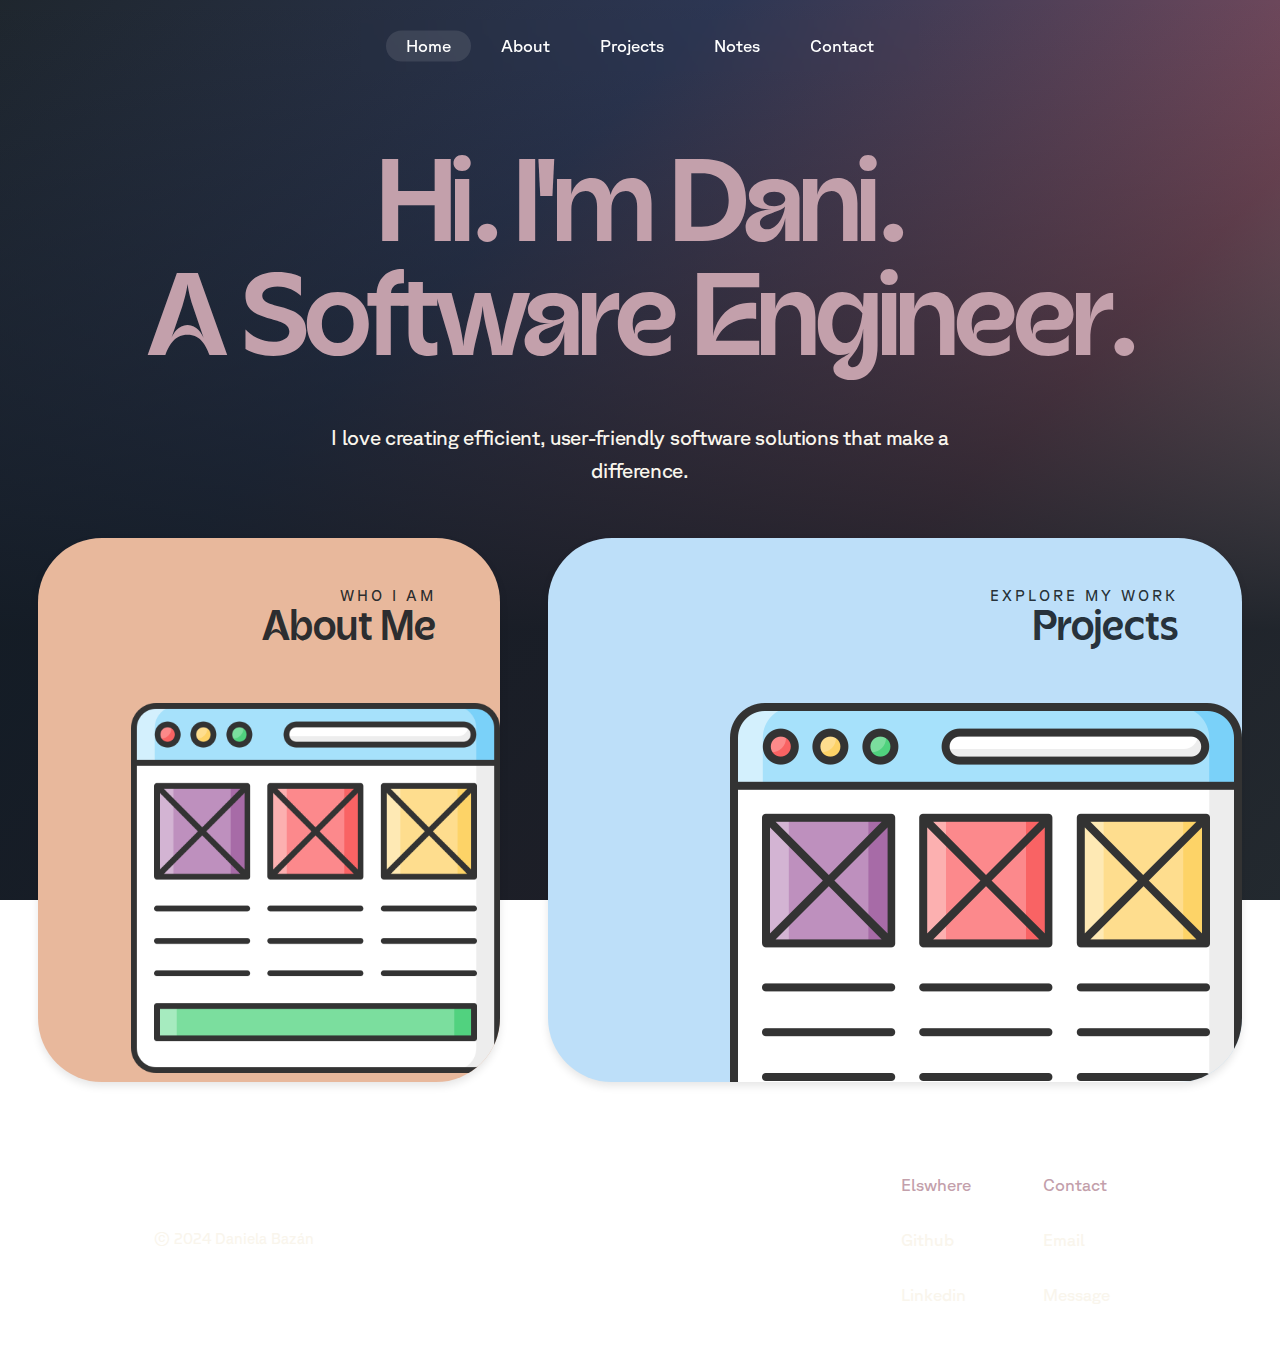
<file: index.html>
<!DOCTYPE html>
<html class="dark" lang="en">
<head>
    <meta charset="UTF-8">
    <meta name="viewport" content="width=device-width, initial-scale=1.0">
    <link rel="icon" type="image/png" sizes="32x32" href="./icons/favicon.png">
    <link rel="stylesheet" href="style.css">
    <script src="script.js"></script>
    <title>Daniela Bazán</title>
</head>
<body>
    <div class="canva"></div>

    <div>
    <header class="header">
        <nav class="nav" id="navbar">
            <ul class="nav-list">
                <li class="nav-li"><a class="main-link active" href="index.html">Home</a></li>
                <li class="nav-li"><a class="main-link" href="about.html">About</a></li>
                <li class="nav-li"><a class="main-link" href="projects.html">Projects</a></li>
                <li class="nav-li"><a class="main-link" href="notes.html">Notes</a></li>
                <li class="nav-li"><a class="main-link" href="contact.html">Contact</a></li>
            </ul>
        </nav>
    </header>

        <h1 class="main-title">
            <span class="main-title-span">
                <span class="first-line">
                    <span class="title-holder">
                        <span>Hi. I'm Dani.</span>
                        <span class="star star1">
                            <figure>
                                <img class="animated-icon" src="./icons/star1.svg">
                            </figure>
                        </span>
                    </span>
                </span>

                <span class="second-line">
                    <span class="title-holder">
                        <span class="">A Software Engineer.</span>
                        <span class="star star2">
                            <figure>
                                <img class="animated-icon" src="./icons/star2.svg">
                            </figure>
                        </span>
                    </span>
                </span>
            </span>
        </h1>

        <div class="description">
            <p class="description-p">
                I love creating efficient, user-friendly software solutions that make a difference.
            </p>
        </div>


        <div class="content">
        
            <div class="cards-content">
            
                <a href="./about.html" class="card-wrap card1">
                    <div class="card-info">
                        <span class="card-category">Who I Am</span>
                        <h2>About Me</h2>
                    </div>
                        <div class="card-img-holder">
                            <img src="./images/wireframe-white.png" alt="AI Image">
                    </div>
                </a>
            
                <a href="./projects.html" class="card-wrap card2">
                    <div class="card-info">
                        <span class="card-category">Explore My Work</span>
                        <h2>Projects</h2>
                    </div>
                        <div class="card-img-holder">
                            <img src="./images/wireframe-white.png" alt="Articles Image">
                        </div>
                </a>
            
            </div>
        
        </div>


        <div>
            <footer class="footer">
                <div class="footer-name">
                    <p class="cr-name">© 2024 Daniela Bazán</p>
                </div>
                <div class="footer-links">
                    <ul class="ft-section">
                        <li class="ft-tittle ft-link">Elswhere</li>
                        <li class="ft-link"><a href="https://github.com/danielaebazan" target="_blank" rel="noopener noreferrer">Github</a></li>
                        <li class="ft-link"><a href="https://www.linkedin.com/in/danielaebazan/" target="_blank" rel="noopener noreferrer">Linkedin</a></li>
                    </ul>
                    <ul class="ft-section">
                        <li class="ft-tittle ft-link">Contact</li>
                        <li class="ft-link"><a href="mailto:daniela.e.bazan@hotmail.com">Email</a></li>
                        <li class="ft-link"><a href="./contact.html">Message</a></li>
                    </ul>
                </div>
            </footer>
        </div>

    </div>
</body>
</html>
</file>
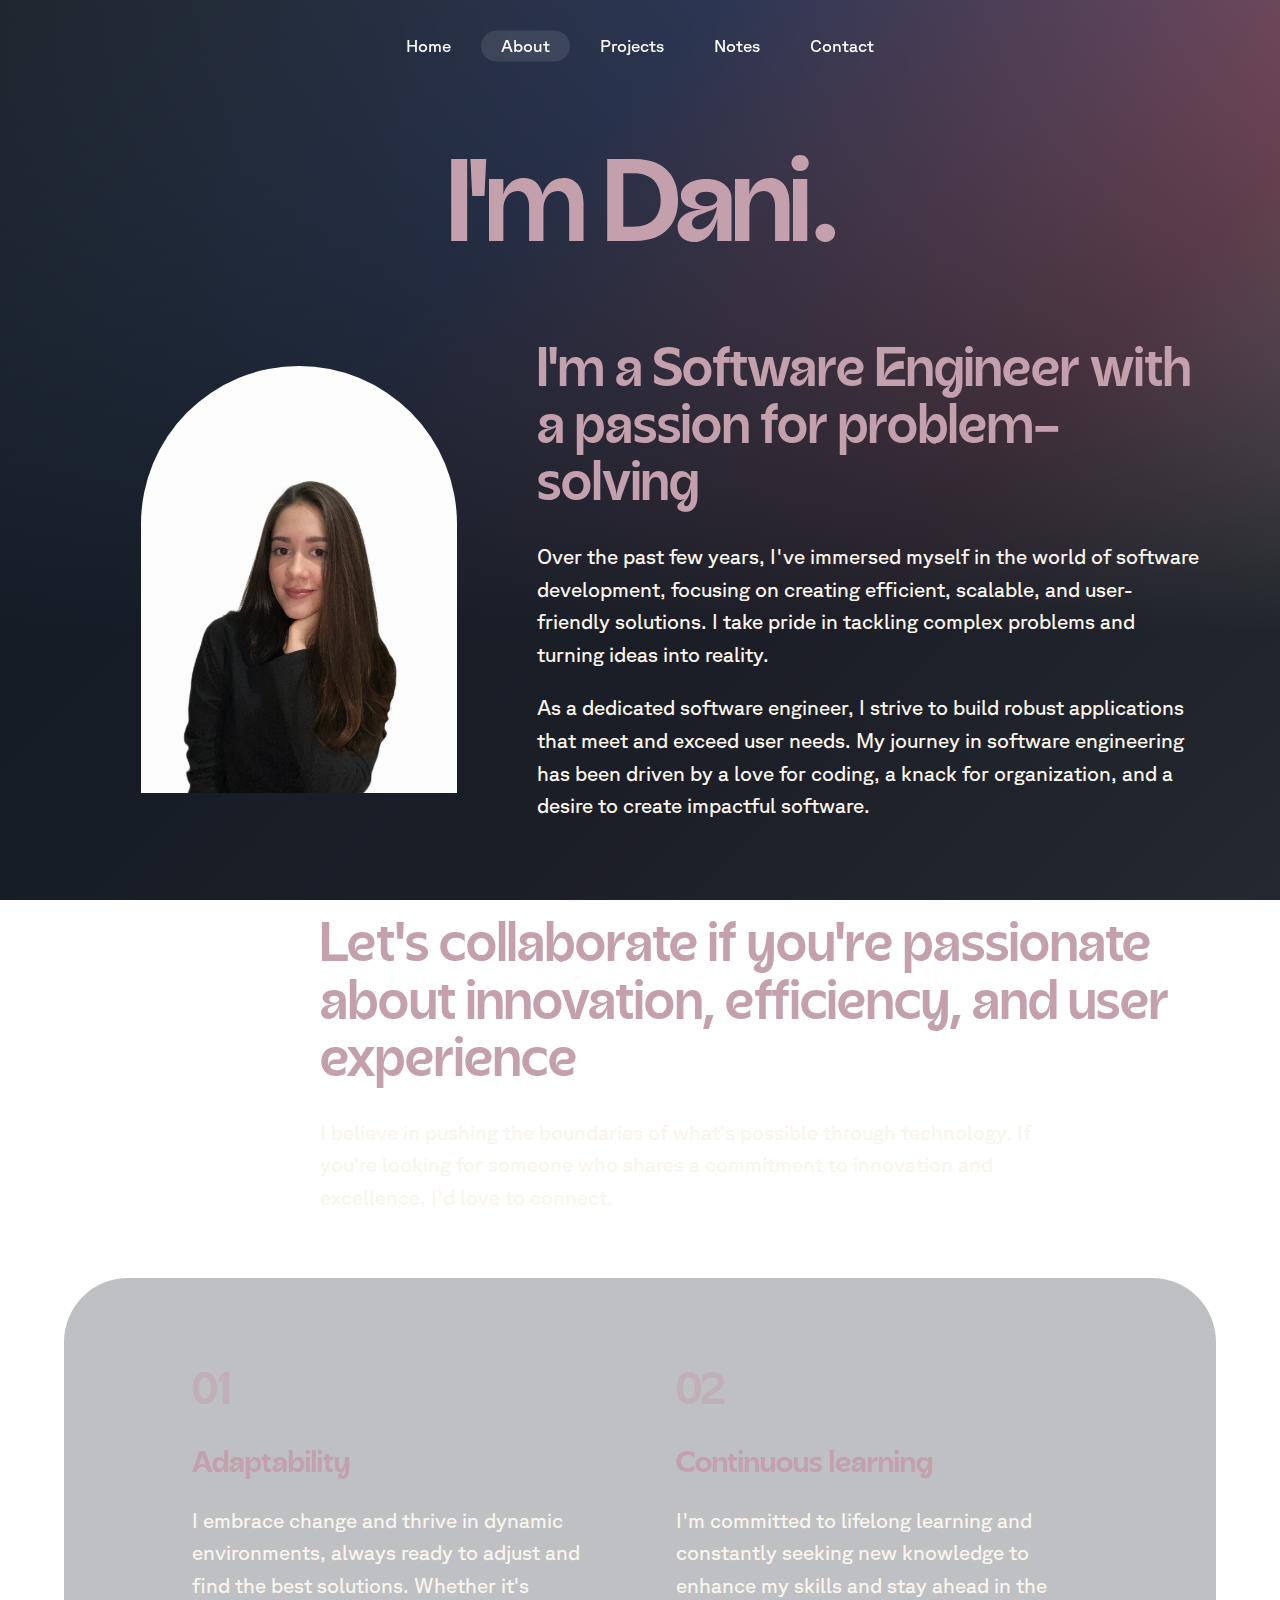
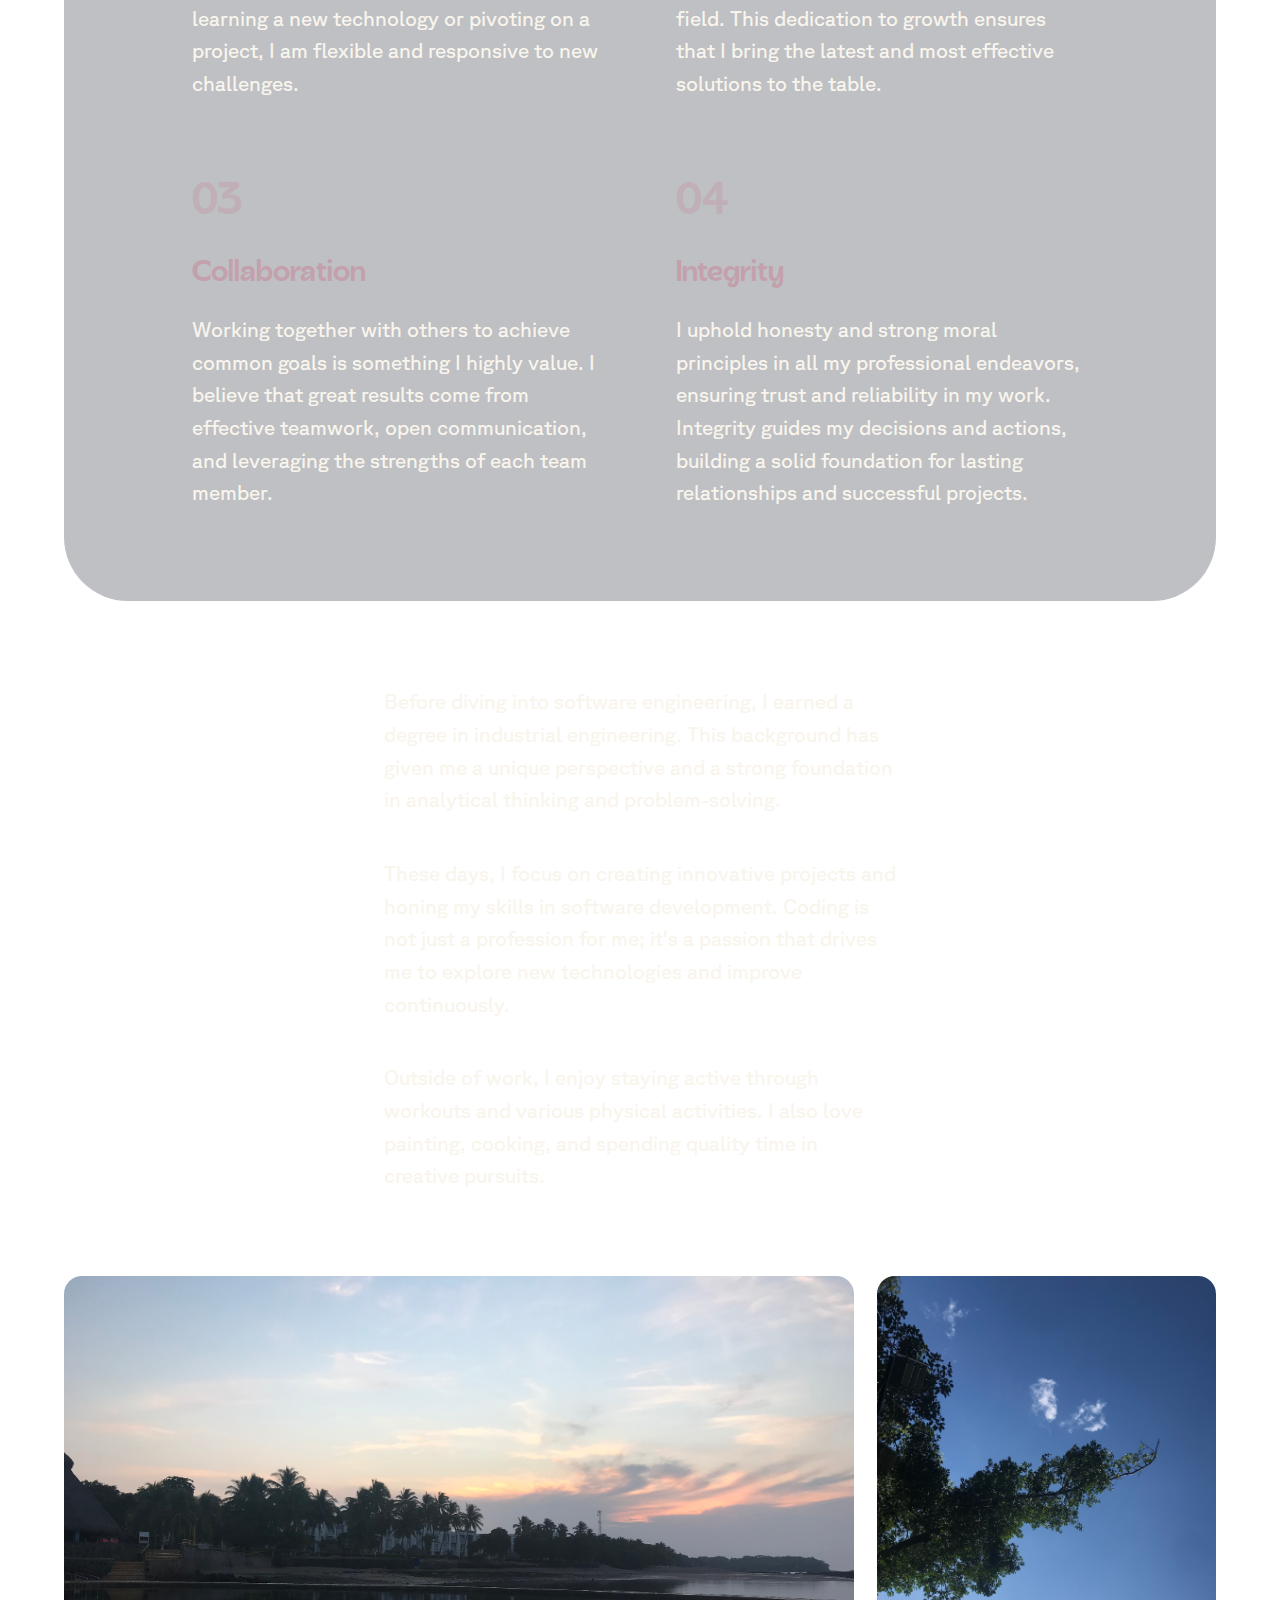
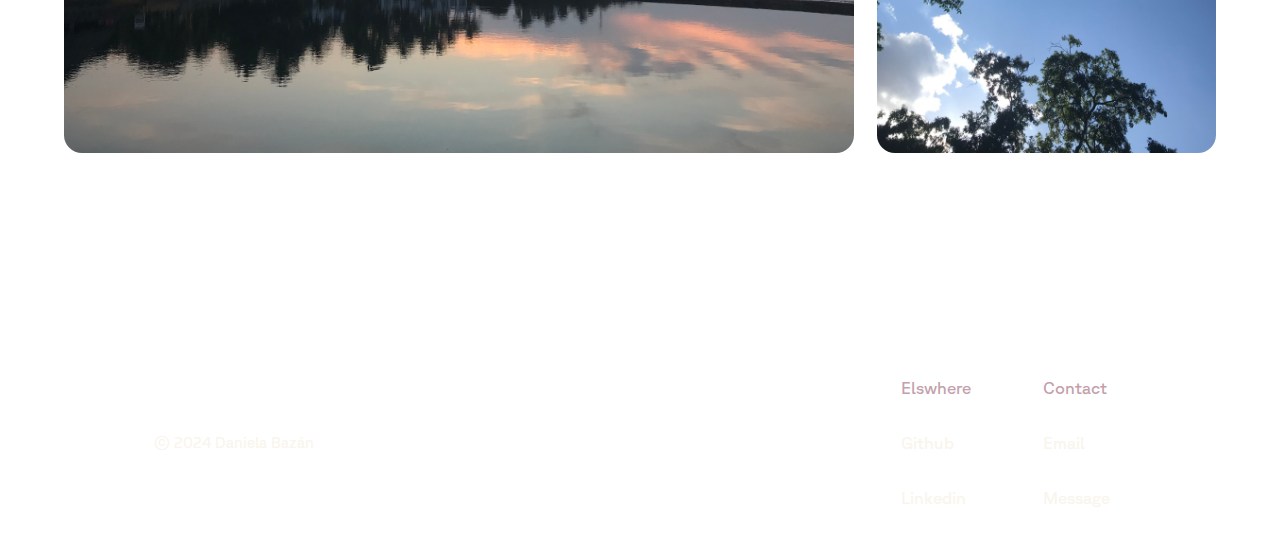
<file: about.html>
<!DOCTYPE html>
<html class="dark" lang="en">

<head>
    <meta charset="UTF-8">
    <meta name="viewport" content="width=device-width, initial-scale=1.0">
    <link rel="icon" type="image/png" sizes="32x32" href="./icons/favicon.png">
    <link rel="stylesheet" href="style.css">
    <script src="script.js"></script>
    <title>Daniela Bazán | About</title>
</head>

<body>
    <div class="canva"></div>

    <div>
        <header class="header">
            <nav class="nav" id="navbar">
                <ul class="nav-list">
                    <li class="nav-li"><a class="main-link" href="index.html">Home</a></li>
                    <li class="nav-li"><a class="main-link active" href="about.html">About</a></li>
                    <li class="nav-li"><a class="main-link" href="projects.html">Projects</a></li>
                    <li class="nav-li"><a class="main-link" href="notes.html">Notes</a></li>
                    <li class="nav-li"><a class="main-link" href="contact.html">Contact</a></li>
                </ul>
            </nav>
        </header>

            <h1 class="main-title">
                <span class="main-title-span">
                        <span >I'm Dani.</span>
                </span>
            </h1>   

            <div class="profile">
                <div class="pic-holder">
                    <img src="./images/about-me.jpg" alt="profile picture">
                </div>

                <div class="profile-p">
                    <h2>I'm a Software Engineer with a passion for problem-solving</h2>
                    <p>Over the past few years, I've immersed myself in the world of software development, focusing on creating efficient,
                    scalable, and user-friendly solutions. I take pride in tackling complex problems and turning ideas into reality.</p>

                    <p>As a dedicated software engineer, I strive to build robust applications that meet and exceed user needs. My journey in
                    software engineering has been driven by a love for coding, a knack for organization, and a desire to create impactful
                    software.</p>
                </div>

            </div>

            <div class="about-text"> 
                <div class="profile-p">
                    <h2>Let's collaborate if you're passionate about innovation, efficiency, and user experience</h2>
                    <p>I believe in pushing the boundaries of what's possible through technology. If you're looking for someone who shares a
                    commitment to innovation and excellence, I'd love to connect.</p>
                </div>
            </div>

            <div class="values">

                <div class="entry-value">
                    <div class="count">01</div>
                    <h3 class="value-title">Adaptability</h3>
                    <p class="text">I embrace change and thrive in dynamic environments, always ready to adjust and find the best solutions. Whether it's
                    learning a new technology or pivoting on a project, I am flexible and responsive to new challenges. </p>
                </div>

                <div class="entry-value">
                    <div class="count">02</div>
                    <h3 class="value-title">Continuous learning</h3>
                    <p class="text">I'm committed to lifelong learning and constantly seeking new knowledge to enhance my skills and stay ahead in the
                    field. This dedication to growth ensures that I bring the latest and most effective solutions to the table. </p>
                </div>

                <div class="entry-value">
                    <div class="count">03</div>
                    <h3 class="value-title">Collaboration</h3>
                    <p class="text">Working together with others to achieve common goals is something I highly value. I believe that great results come from
                    effective teamwork, open communication, and leveraging the strengths of each team member. </p>
                </div>

                <div class="entry-value">
                    <div class="count">04</div>
                    <h3 class="value-title">Integrity</h3>
                    <p class="text">I uphold honesty and strong moral principles in all my professional endeavors, ensuring trust and reliability in my
                    work. Integrity guides my decisions and actions, building a solid foundation for lasting relationships and successful
                    projects. </p>
                </div>

            </div>

            <div class="more-about">
                <p>Before diving into software engineering, I earned a degree in industrial engineering. This background has given me a
                unique perspective and a strong foundation in analytical thinking and problem-solving.</p>

                <p>These days, I focus on creating innovative projects and honing my skills in software development. Coding is not just
                a profession for me; it's a passion that drives me to explore new technologies and improve continuously.</p>

                <p>Outside of work, I enjoy staying active through workouts and various physical activities. I also love painting, cooking,
                and spending quality time in creative pursuits.</p>

            </div>

            <div class="about-images">
                <div class="large-img">
                    <img src="./images/beach.jpg">
                </div>
               <div class="small-img">
                    <img src="./images/sky.jpg">
               </div>
            </div>


        <div>
            <footer class="footer">
                <div class="footer-name">
                    <p class="cr-name">© 2024 Daniela Bazán</p>
                </div>
                <div class="footer-links">
                    <ul class="ft-section">
                        <li class="ft-tittle ft-link">Elswhere</li>
                        <li class="ft-link"><a href="https://github.com/danielaebazan" target="_blank" rel="noopener noreferrer">Github</a></li>
                        <li class="ft-link"><a href="https://www.linkedin.com/in/danielaebazan/" target="_blank" rel="noopener noreferrer">Linkedin</a></li>
                    </ul>
                    <ul class="ft-section">
                        <li class="ft-tittle ft-link">Contact</li>
                        <li class="ft-link"><a href="mailto:daniela.e.bazan@hotmail.com">Email</a></li>
                        <li class="ft-link"><a href="./contact.html">Message</a></li>
                    </ul>
                </div>
            </footer>
        </div>

    </div>
</body>

</html>
</file>
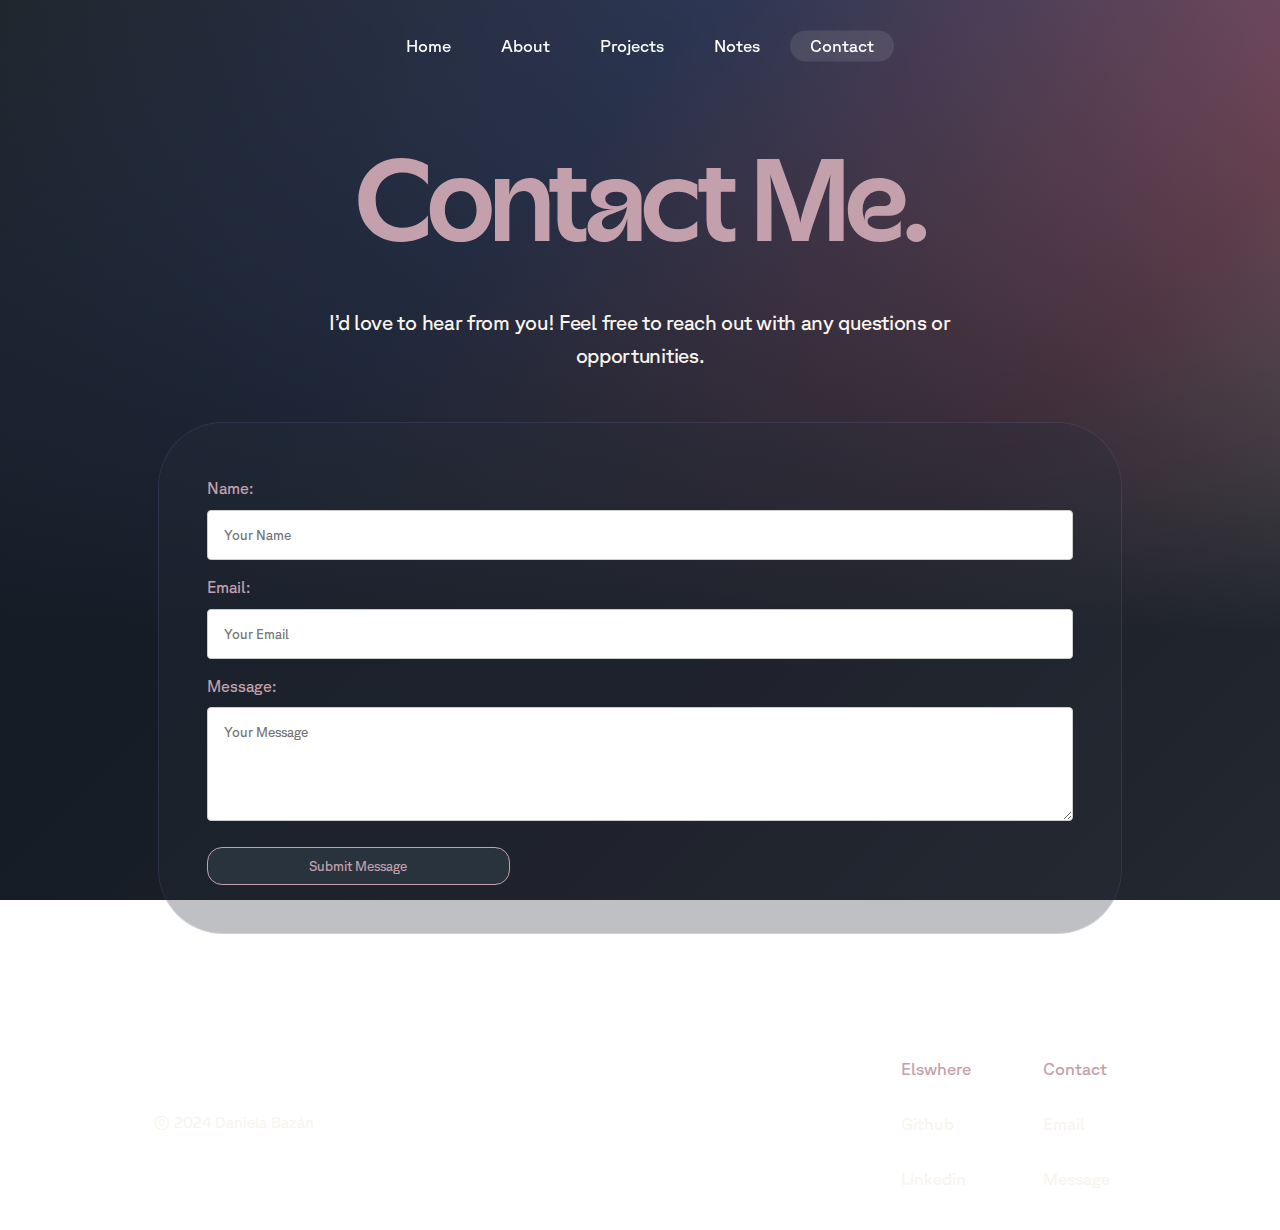
<file: contact.html>
<!DOCTYPE html>
<html class="dark" lang="en">

<head>
    <meta charset="UTF-8">
    <meta name="viewport" content="width=device-width, initial-scale=1.0">
    <link rel="icon" type="image/png" sizes="32x32" href="./icons/favicon.png">
    <link rel="stylesheet" href="style.css">
    <script src="script.js"></script>
    <title>Daniela Bazán | Contact</title>
</head>

<body>
    <div class="canva"></div>

    <div>
        <header class="header">
            <nav class="nav" id="navbar">
                <ul class="nav-list">
                    <li class="nav-li"><a class="main-link" href="index.html">Home</a></li>
                    <li class="nav-li"><a class="main-link" href="about.html">About</a></li>
                    <li class="nav-li"><a class="main-link" href="projects.html">Projects</a></li>
                    <li class="nav-li"><a class="main-link" href="notes.html">Notes</a></li>
                    <li class="nav-li"><a class="main-link active" href="contact.html">Contact</a></li>
                </ul>
            </nav>
        </header>

        <h1 class="main-title">
            <span class="main-title-span">
                <span class="first-line">
                    <span class="title-holder">
                        <span>Contact Me.</span>
                    </span>
                </span>
            </span>
        </h1>

        <div class="description">
            <p class="description-p">
                I’d love to hear from you! Feel free to reach out with any questions or opportunities.
            </p>
        </div>


        <div class="content">

            <div class="contact-form">
                <form id="contactForm" class="form">
                    <div>
                        <label for="name">Name:</label>
                        <input type="text" id="name" name="name" placeholder="Your Name" required>
                    </div>
                    <div>
                        <label for="email">Email:</label>
                        <input type="email" id="email" name="email" placeholder="Your Email" required>
                    </div>
                    <div>
                        <label for="message">Message:</label>
                        <textarea id="message" name="message" rows="5" placeholder="Your Message" required></textarea>
                    </div>
                    <button class="submit" type="submit">Submit Message</button>
                </form>
                <p id="responseMessage"></p>
            </div>

        </div>

        <div>
            <footer class="footer">
                <div class="footer-name">
                    <p class="cr-name">© 2024 Daniela Bazán</p>
                </div>
                <div class="footer-links">
                    <ul class="ft-section">
                        <li class="ft-tittle ft-link">Elswhere</li>
                        <li class="ft-link"><a href="https://github.com/danielaebazan" target="_blank" rel="noopener noreferrer">Github</a></li>
                        <li class="ft-link"><a href="https://www.linkedin.com/in/danielaebazan/" target="_blank" rel="noopener noreferrer">Linkedin</a></li>
                    </ul>
                    <ul class="ft-section">
                        <li class="ft-tittle ft-link">Contact</li>
                        <li class="ft-link"><a href="mailto:daniela.e.bazan@hotmail.com">Email</a></li>
                        <li class="ft-link"><a href="./contact.html">Message</a></li>
                    </ul>
                </div>
            </footer>
        </div>

    </div>

    <script src="./message.js"></script>
</body>
</html>
</file>
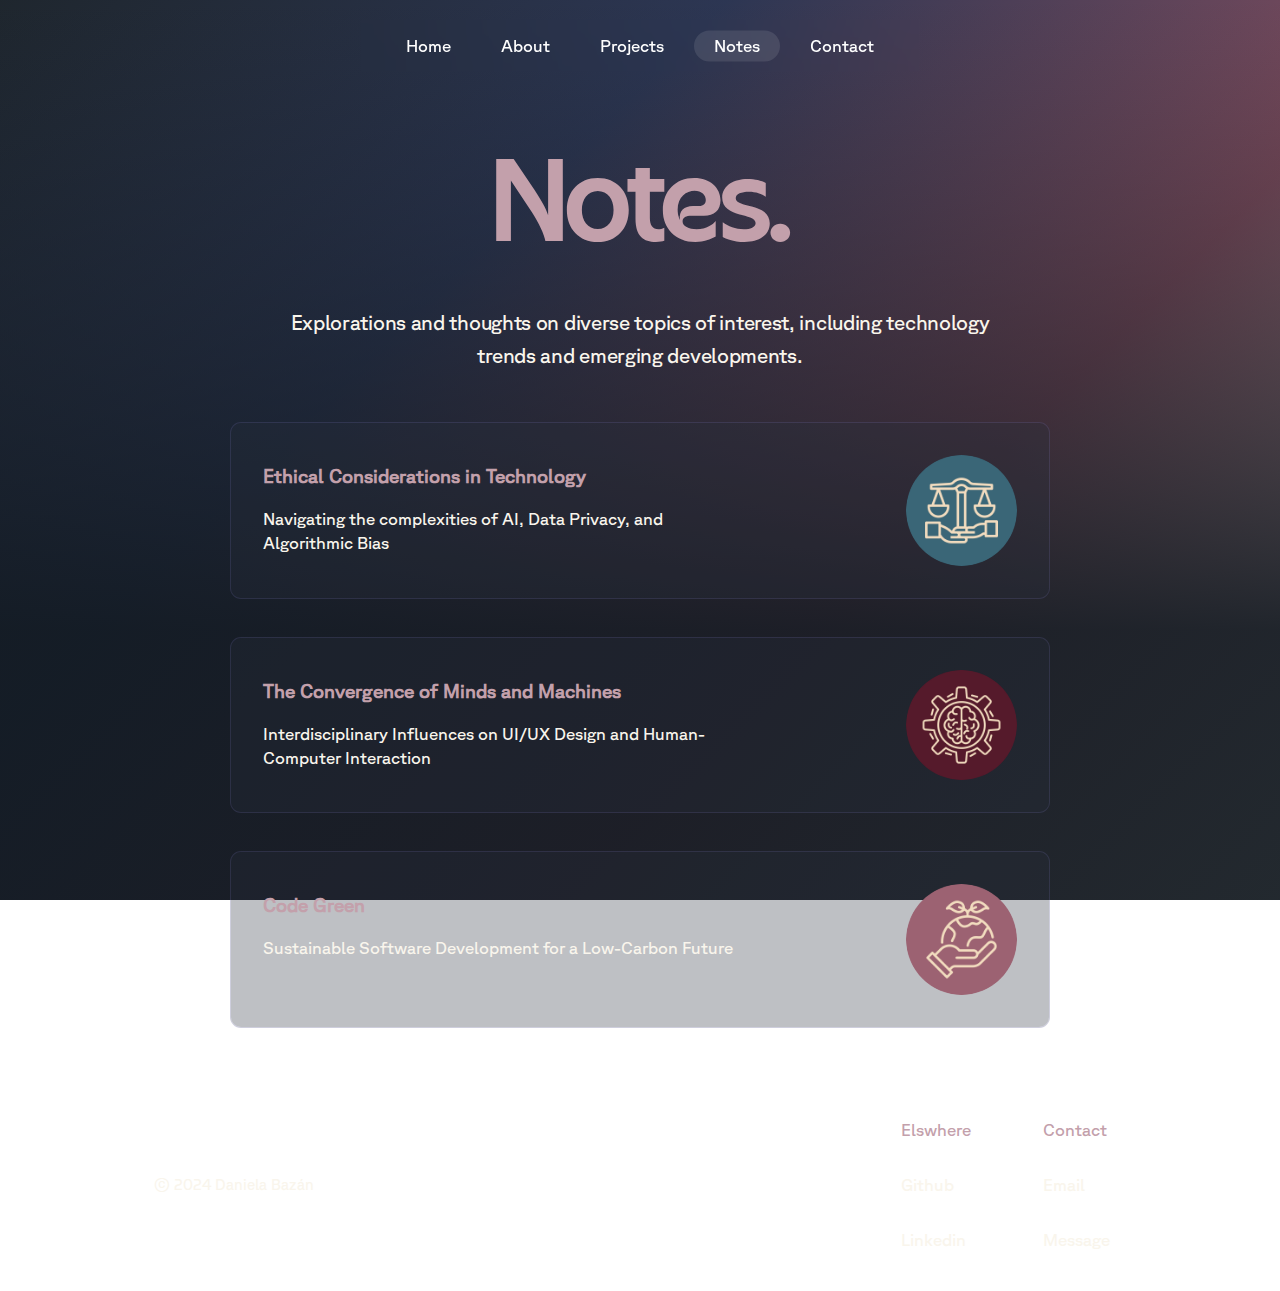
<file: notes.html>
<!DOCTYPE html>
<html class="dark" lang="en">

<head>
    <meta charset="UTF-8">
    <meta name="viewport" content="width=device-width, initial-scale=1.0">
    <link rel="icon" type="image/png" sizes="32x32" href="./icons/favicon.png">
    <link rel="stylesheet" href="style.css">
    <script src="script.js" defer></script>
    <title>Daniela Bazán | Notes</title>
</head>

<body>
    <div class="canva"></div>

    <div>
        <header class="header">
            <nav class="nav" id="navbar">
                <ul class="nav-list">
                    <li class="nav-li"><a class="main-link" href="index.html">Home</a></li>
                    <li class="nav-li"><a class="main-link" href="about.html">About</a></li>
                    <li class="nav-li"><a class="main-link" href="projects.html">Projects</a></li>
                    <li class="nav-li"><a class="main-link active" href="notes.html">Notes</a></li>
                    <li class="nav-li"><a class="main-link" href="contact.html">Contact</a></li>
                </ul>
            </nav>
        </header>

        <h1 class="main-title">
            <span class="main-title-span">
                <span class="first-line">
                    <span class="title-holder">
                        <span>Notes.</span>
                    </span>
                </span>
            </span>
        </h1>

        <div class="description">
            <p class="description-p">
                Explorations and thoughts on diverse topics of interest, including technology trends and emerging developments.
            </p>
        </div>

        <div class="content">
            <div class="notes">
                <!-- Card 1 -->
                <div class="project-wrap">
                    <div class="card" onclick="openNote('note1')">
                        <div class="card-column">
                            <div class="card-row title">Ethical Considerations in Technology</div>
                            <div class="card-row text">Navigating the complexities of AI, Data Privacy, and Algorithmic Bias
                            </div>
                        </div>
                        <div class="card-column img">
                            <img class="notes-img" src="./images/balance-scale.png" alt="Image 1">
                        </div>
                    </div>
                </div>

                <!-- Card 2 -->
                <div class="project-wrap">
                    <div class="card" onclick="openNote('note2')">
                        <div class="card-column">
                            <div class="card-row title">The Convergence of Minds and Machines</div>
                            <div class="card-row text">Interdisciplinary Influences on UI/UX Design and Human-Computer Interaction
                            </div>
                        </div>
                        <div class="card-column img">
                            <img class="notes-img" src="./images/machine-minds.png" alt="Image 1">
                        </div>
                    </div>
                </div>

                <!-- Card 3 -->
                <div class="project-wrap">
                    <div class="card" onclick="openNote('note3')">
                        <div class="card-column">
                            <div class="card-row title">Code Green</div>
                            <div class="card-row text">Sustainable Software Development for a Low-Carbon Future</div>
                        </div>
                        <div class="card-column img">
                            <img class="notes-img" src="./images/earth.png" alt="Image 1">
                        </div>
                    </div>
                </div>
            </div>
        </div>

        <!-- Note Overlay -->
        <div id="note-overlay" class="note-overlay">
            <div class="note-content">
                <button class="close-btn" onclick="closeNote()">X</button>
                <div id="note1" class="note-text">
                    <h1 class="note-title">Ethical Considerations in Technology</h1>
                    <img src="./images/ethical-tech.jpg" alt="Note image">

                    <p>Software engineers are increasingly realizing that their rapidly evolving field presents critical ethical challenges
                    that extend far beyond technical considerations. Three key areas demand constant attention and thoughtful approach</p>
                    
                    <h1>AI Ethics</h1>
                    <p>The power of artificial intelligence comes with great responsibility. AI systems can inadvertently perpetuate biases
                    present in their training data. To combat this, it's important for developers to commit to creating transparent and
                    explainable AI (XAI). This approach makes AI decision-making processes understandable to humans, allowing for the
                    identification and correction of biases more effectively.</p>

                    <p>The IEEE's guidelines for ethically aligned AI design are particularly helpful. These emphasize principles like human
                    rights, well-being, data agency, and accountability. In practice, this means carefully considering the ethical
                    implications at every stage of AI development, from conception to deployment and beyond.</p>

                    <h1>Data Privacy</h1>
                    <p>In our data-driven world, there's a constant balance between leveraging user data for enhanced services and protecting
                    individual privacy. A "privacy by design" approach is crucial, integrating privacy considerations into the very
                    architecture of IT systems from the outset.</p>

                    <p>Data minimization is another important principle, ensuring only necessary data is collected and retained for specific,
                    clearly defined purposes. Compliance with regulations like GDPR isn't just a legal requirement – it's an ethical
                    imperative that should shape how systems are designed and implemented.</p>

                    <h1>Algorithmic Bias</h1>
                    <p>There's growing awareness of how algorithmic bias can perpetuate unfairness and discrimination. Whether it's facial
                    recognition systems performing poorly on certain demographics or hiring algorithms discriminating against women, the
                    consequences can be severe.</p>

                    <p>To mitigate this, a multi-faceted approach is necessary. Diversity in development teams is crucial – it helps identify
                    potential biases that might otherwise go unnoticed. It's also important to implement rigorous testing for bias,
                    including fairness testing and adversarial debiasing techniques. Regular audits of algorithmic systems are essential,
                    not just for technical performance, but to assess societal impact and fairness across different groups.</p>

                    <p>Software engineers wield significant power to shape the digital world. With this power comes the responsibility to
                    consider the ethical implications of their work deeply and consistently. By prioritizing AI ethics, data privacy, and
                    algorithmic fairness, they can create technology that not only pushes boundaries but also upholds the values of
                    fairness, transparency, and respect for human rights.</p>

                </div>
            
                <div id="note2" class="note-text">
                    <h1 class="note-title">The Convergence of Minds and Machines</h1>
                    <img src="./images/minds.png" alt="Note image">

                    <p>Software developers are increasingly fascinated by how insights from diverse fields are revolutionizing approaches to
                    UI/UX design and human-computer interaction (HCI). This interdisciplinary approach is leading to more natural,
                    efficient, and user-friendly interfaces.</p>

                    <h1>Psychology in UI/UX Design</h1>
                    <p>Cognitive psychology has become fundamental to modern design approaches. Understanding how the human mind processes
                    information, makes decisions, and allocates attention can significantly enhance user experiences</p>

                    <p>Cognitive load theory, which posits that working memory has limited capacity, is often applied in practice. This leads
                    to a focus on simplicity, minimizing unnecessary elements and presenting information in digestible chunks. The Gestalt
                    principles of perception – proximity, similarity, closure, and continuity – guide the organization of visual information
                    to create coherent and intuitively understandable interfaces.</p>

                    <p>Attention to users' mental models is crucial. As Don Norman explains in "The Design of Everyday Things," users come with
                    preconceived notions of how systems should work. Aligning designs with these mental models can reduce the learning curve
                    and enhance user satisfaction.</p>

                    <h1>Neuroscience and User Experience</h1>
                    <p>Advances in neuroscience have provided unprecedented insights into brain function, which prove invaluable in creating
                    more intuitive interfaces. For instance, understanding how different visual stimuli activate various brain regions helps
                    optimize information presentation.</p>

                    <p>The concept of neuroplasticity – the brain's ability to reorganize itself – underscores the importance of consistency in
                    design. As users interact with interfaces, their brains form new neural pathways. Maintaining consistency can leverage
                    this to create more intuitive, learnable interfaces over time.</p>

                    <p>The role of emotions in user experience, inspired by work like Antonio Damasio's somatic marker hypothesis, has led to a
                    greater focus on creating positive emotional experiences in UI/UX designs, recognizing how crucial this is to user
                    decision-making and overall satisfaction.</p>

                    <h1>Biomimicry in Software Design</h1>
                    <p>Nature, through millions of years of evolution, has developed highly efficient and adaptable systems. Emulating these
                    natural designs and processes can solve complex problems in software design.</p>

                    <p>Artificial neural networks, inspired by biological neural networks, have applications in areas like image and speech
                    recognition. Genetic algorithms, mimicking natural selection, prove useful in automated program debugging and network
                    design optimization.</p>

                    <p>The concept of self-organization in biological systems has inspired the development of more autonomous and adaptive
                    software systems. These can reconfigure themselves in response to environmental changes, much like living organisms
                    adapt to their ecosystems.</p>

                    <p>Integrating these insights from psychology, neuroscience, and biology into UI/UX design and HCI work enables the
                    creation of experiences that resonate more deeply with users on both cognitive and emotional levels. This
                    interdisciplinary approach continues to open up exciting possibilities for innovation, pushing the boundaries of what's
                    possible in software design.</p>

                    <p>As the gap between human cognition and digital interfaces continues to narrow, technology is moving towards feeling less
                    like a tool and more like a natural extension of human capabilities. This not only enhances user experience but also
                    paves the way for more intelligent, adaptive, and human-centered technologies.</p>
                </div>

                
                <div id="note3" class="note-text">
                    <h1 class="note-title">Code Green</h1>
                    <img src="./images/code-green.jpg" alt="Note image">
                    <p>Software engineers are becoming increasingly aware of the environmental impact of digital infrastructure. With the
                    ubiquity of technology in modern life, it's crucial to consider the energy consumption and carbon footprint of software.
                    Here's how sustainable software development can be approached:</p>

                    <h1>Energy-Efficient Algorithms</h1>
                    <p>The energy consumption of software is directly linked to the efficiency of its algorithms. Several approaches can create
                    energy-efficient algorithms:</p>         

                    <h2>Minimizing computational complexity</h2>
                    <p>Big O notation can be used not just for time complexity, but also to analyze energy complexity. Implementing algorithms
                    with lower complexity, like O(n log n), rather than O(n²) for large inputs, can reduce energy consumption.</p>

                    <h2>Lazy evaluation</h2>
                    <p>Where appropriate, implementing lazy evaluation to delay the computation of expressions until their values are needed
                    can save energy by avoiding unnecessary computations.</p>

                    <h2>Memoization</h2>
                    <p>This technique caches the results of expensive function calls, reducing redundant computations and consequently, energy
                    consumption.</p>

                    <h2>Approximation algorithms</h2>
                    <p>n scenarios where an exact solution isn't necessary, approximation algorithms can provide satisfactory results with
                    significantly less computational effort.</p>

                    <h2>Efficient data structures</h2>
                    <p>Carefully choosing data structures based on specific project needs can save energy. For instance, using a hash table
                    instead of an array for frequent lookup operations can be more energy-efficient.</p>

                    <p>In mobile development, offloading computationally intensive tasks to the cloud can reduce device energy consumption,
                    while being mindful of the energy costs of data transfer.</p>

                    <h1>Green Hosting and Cloud Services</h1>
                    <p>The choice of hosting provider can significantly impact a software application's carbon footprint. When selecting
                    hosting providers or cloud services, considerations include:</p>

                    <h2>Renewable energy usage</h2>
                    <p>BPrioritizing providers that use a high percentage of renewable energy in their data centers.</p>
                    
                    <h2>Power Usage Effectiveness (PUE)</h2>
                    <p>Looking for providers with PUE scores as close to 1.0 as possible, indicating efficient energy use.</p>
                    
                    <h2>Location</h2>
                    <p>Where possible, choosing data centers in cooler climates, which often require less energy for cooling.</p>
                    
                    <h2>Carbon offset programs</h2>
                    <p>Valuing providers that offer programs to neutralize the emissions associated with their services.</p>

                    <p>In cloud-based applications, implementing efficient caching strategies, optimizing database queries, and using
                    auto-scaling features to match resource allocation with demand can further reduce unnecessary energy consumption.</p>

                    <h1>Lifecycle Assessment of Software</h1>
                    <p>Considering the entire lifecycle of software is crucial to minimize its environmental impact:</p>

                    <h2>Development phase</h2>
                    <p>Being mindful of the energy consumption of development tools and environments. Remote collaboration tools can reduce
                    travel-related emissions for team meetings.</p>
                    
                    <h2>Use phase</h2>
                    <p>Optimizing for energy consumption during runtime and considering induced energy consumption, such as network traffic
                    generated by the software.</p>
                    
                    <h2>End-of-life phase</h2>
                    <p>Implementing strategies for efficient data deletion and hardware decommissioning, and designing for code reusability and
                    long-term maintenance.</p>
                    
                    <p>Methodologies like the Greensoft Model and tools like the Software Carbon Intensity (SCI) specification can be helpful
                    in assessing and improving software sustainability.</p>

                    <p>By adopting these sustainable coding practices, software engineers can significantly reduce the carbon footprint of the
                    digital infrastructure they help create. Sustainable software development often aligns with other desirable outcomes,
                    such as improved performance, lower operating costs, and enhanced user experience.</p>

                    <p>Software engineers have the power and responsibility to shape a more sustainable digital future. By integrating
                    eco-friendly practices into development processes, they can create software that meets user needs while respecting the
                    limits of our planet, contributing to the larger movement towards sustainable technology and addressing the global
                    challenge of climate change.</p>


                    
                </div>

            </div>
        </div>

        <div>
            <footer class="footer">
                <div class="footer-name">
                    <p class="cr-name">© 2024 Daniela Bazán</p>
                </div>
                <div class="footer-links">
                    <ul class="ft-section">
                        <li class="ft-tittle ft-link">Elswhere</li>
                        <li class="ft-link"><a href="https://github.com/danielaebazan" target="_blank" rel="noopener noreferrer">Github</a></li>
                        <li class="ft-link"><a href="https://www.linkedin.com/in/danielaebazan/" target="_blank" rel="noopener noreferrer">Linkedin</a></li>
                    </ul>
                    <ul class="ft-section">
                        <li class="ft-tittle ft-link">Contact</li>
                        <li class="ft-link"><a href="mailto:daniela.e.bazan@hotmail.com">Email</a></li>
                        <li class="ft-link"><a href="./contact.html">Message</a></li>
                    </ul>
                </div>
            </footer>
        </div>

    </div>
</body>
</html>
</file>
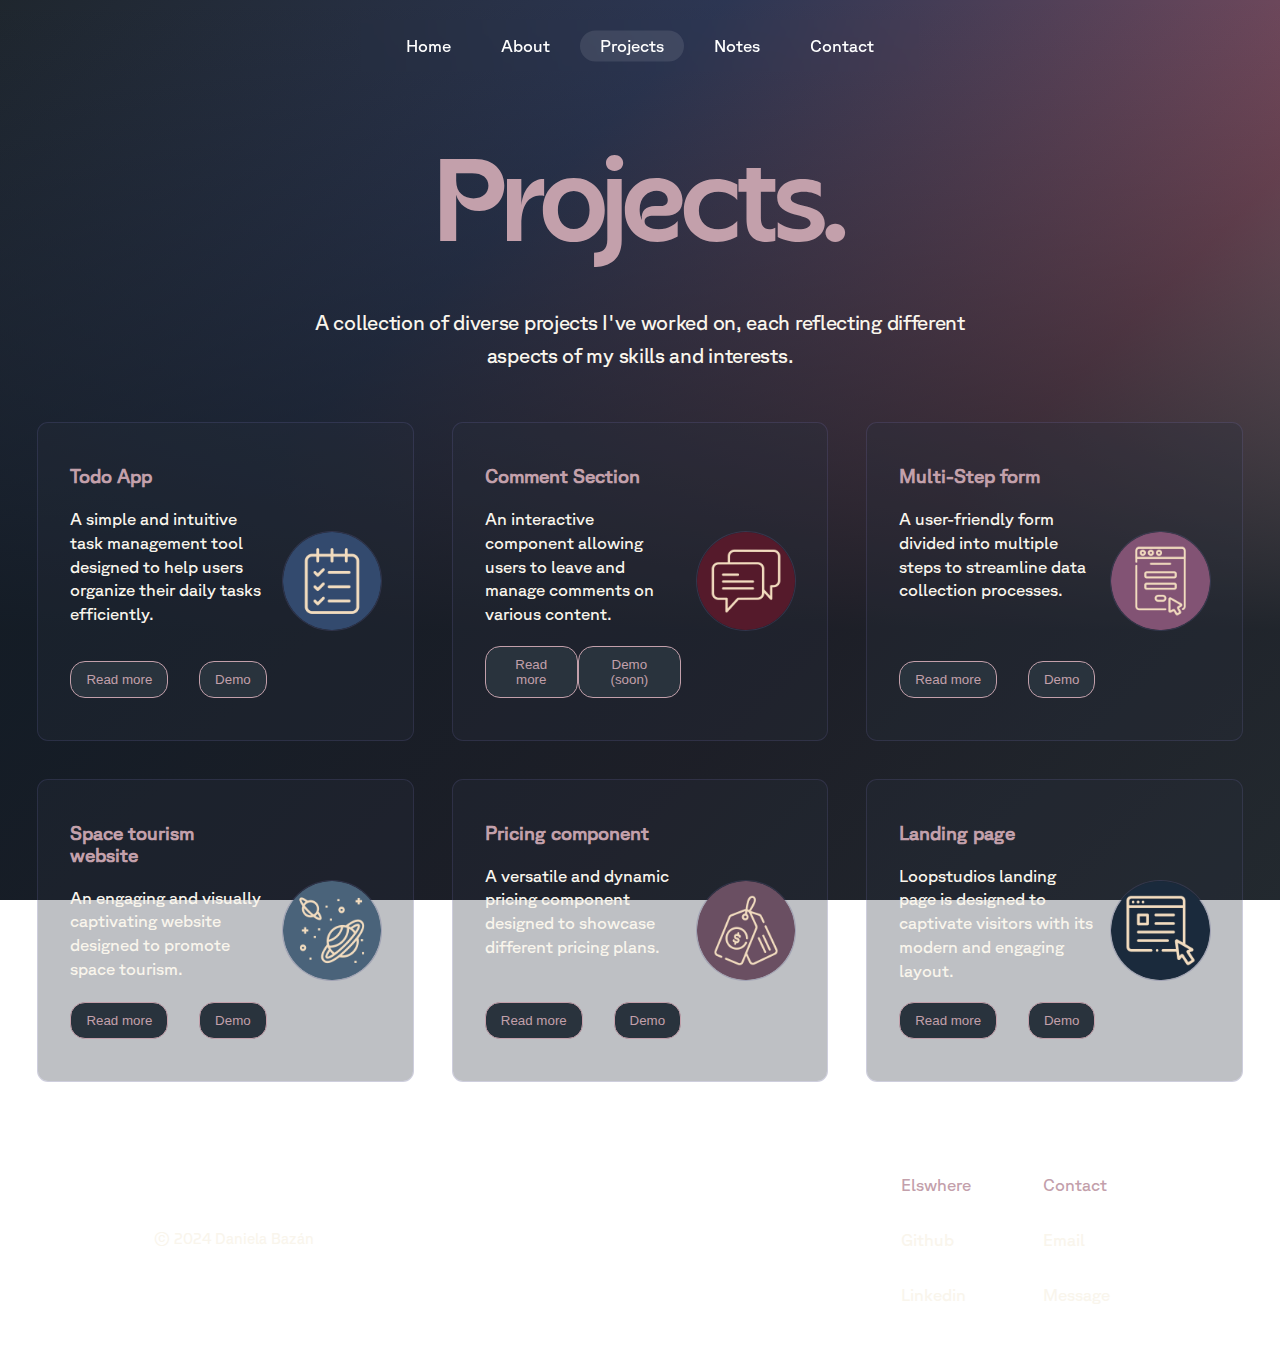
<file: projects.html>
<!DOCTYPE html>
<html class="dark" lang="en">

<head>
    <meta charset="UTF-8">
    <meta name="viewport" content="width=device-width, initial-scale=1.0">
    <link rel="icon" type="image/png" sizes="32x32" href="./icons/favicon.png">
    <link rel="stylesheet" href="style.css">
    <script src="script.js"></script>
    <title>Daniela Bazán | Projects</title>
</head>

<body>
    <div class="canva"></div>

    <div>
        <header class="header">
            <nav class="nav" id="navbar">
                <ul class="nav-list">
                    <li class="nav-li"><a class="main-link" href="index.html">Home</a></li>
                    <li class="nav-li"><a class="main-link" href="about.html">About</a></li>
                    <li class="nav-li"><a class="main-link active" href="projects.html">Projects</a></li>
                    <li class="nav-li"><a class="main-link" href="notes.html">Notes</a></li>
                    <li class="nav-li"><a class="main-link" href="contact.html">Contact</a></li>
                </ul>
            </nav>
        </header>

        <h1 class="main-title">
            <span class="main-title-span">
                <span class="first-line">
                    <span class="title-holder">
                        <span>Projects.</span>
                        <span class="star star3">
                            <figure>
                                <img class="animated-icon" src="./icons/star1.svg">
                            </figure>
                        </span>
                    </span>
                </span>
            </span>
        </h1>

        <div class="description">
            <p class="description-p">
                A collection of diverse projects I've worked on, each reflecting different aspects of my skills and interests.
            </p>
        </div>


    <div class="content">

        <div class="projects">
            <!-- Card 1 -->
            <div class="project-wrap">
                <div class="card">
                    <div class="card-column">
                        <div class="card-row title">Todo App</div>
                        <div class="card-row text">A simple and intuitive task management tool designed to help users organize their daily tasks efficiently.</div>
                        <div class="card-row buttons">
                            <a href="https://github.com/danielaebazan/todo-app-main" target="_blank" rel="noopener noreferrer">
                                <button class="btn">Read more</button>
                            </a>
                            <a href="https://todo-app-main-client.vercel.app/" target="_blank" rel="noopener noreferrer">
                                <button class="btn">Demo</button>
                            </a>
                        </div>
                    </div>
                    <div class="card-column image">
                        <img class="card-img" src="./images/checklist.png" alt="Image 1">
                    </div>
                </div>
            </div>
    
            <!-- Card 2 -->
            <div class="project-wrap">
                <div class="card">
                    <div class="card-column">
                        <div class="card-row title">Comment Section</div>
                        <div class="card-row text">An interactive component allowing users to leave and manage comments on various content.</div>
                        <div class="card-row buttons">
                            <a href="https://github.com/danielaebazan/interactive-comments-section-main" target="_blank" rel="noopener noreferrer">
                                <button class="btn">Read more</button>
                            </a>
                            <a href="" target="_blank" rel="noopener noreferrer">
                                <button class="btn">Demo (soon)</button>
                            </a>
                        </div>
                    </div>
                    <div class="card-column image">
                        <img class="card-img" src="./images/chat.png" alt="Image 1">
                    </div>
                </div>
            </div>

            <!-- Card 3 -->
            <div class="project-wrap">
                <div class="card">
                    <div class="card-column">
                        <div class="card-row title">Multi-Step form</div>
                        <div class="card-row text">A user-friendly form divided into multiple steps to streamline data collection processes.</div>
                        <div class="card-row buttons">
                            <a href="https://github.com/danielaebazan/multi-step-form-main" target="_blank" rel="noopener noreferrer">
                                <button class="btn">Read more</button>
                            </a>
                            <a href="https://multi-step-form-main-5.netlify.app/" target="_blank" rel="noopener noreferrer">
                                <button class="btn">Demo</button>
                            </a>
                        </div>
                    </div>
                    <div class="card-column image">
                        <img class="card-img" src="./images/contact-form.png" alt="Image 1">
                    </div>
                </div>
            </div>

            <!-- Card 4 -->
            <div class="project-wrap">
                <div class="card">
                    <div class="card-column">
                        <div class="card-row title">Space tourism website</div>
                        <div class="card-row text">An engaging and visually captivating website designed to promote space tourism.</div>
                        <div class="card-row buttons">
                            <a href="https://github.com/danielaebazan/space-tourism-website-main" target="_blank" rel="noopener noreferrer">
                                <button class="btn">Read more</button>
                            </a>
                            <a href="https://space-tourism-website-5.netlify.app/" target="_blank" rel="noopener noreferrer">
                                <button class="btn">Demo</button>
                            </a>
                        </div>
                    </div>
                    <div class="card-column image">
                        <img class="card-img" src="./images/space.png" alt="Image 1">
                    </div>
                </div>
            </div>

            <!-- Card 5 -->
            <div class="project-wrap">
                <div class="card">
                    <div class="card-column">
                        <div class="card-row title">Pricing component</div>
                        <div class="card-row text">A versatile and dynamic pricing component designed to showcase different pricing plans.</div>
                        <div class="card-row buttons">
                            <a href="https://github.com/danielaebazan/pricing-component-with-toggle-master" target="_blank" rel="noopener noreferrer">
                                <button class="btn">Read more</button>
                            </a>
                            <a href="https://pricing-component-with-toggle-5.netlify.app/" target="_blank" rel="noopener noreferrer">
                                <button class="btn">Demo</button>
                            </a>
                        </div>
                    </div>
                    <div class="card-column image">
                        <img class="card-img" src="./images/price-tag.png" alt="Image 1">
                    </div>
                </div>
            </div>

            <!-- Card 6 -->
            <div class="project-wrap">
                <div class="card">
                    <div class="card-column">
                        <div class="card-row title">Landing page</div>
                        <div class="card-row text">Loopstudios landing page is designed to captivate visitors with its modern and engaging layout.</div>
                        <div class="card-row buttons">
                            <a href="https://github.com/danielaebazan/loopstudios-landing-page-main" target="_blank" rel="noopener noreferrer">
                                <button class="btn">Read more</button>
                            </a>
                            <a href="https://loopstudios-landing-page-main-5.netlify.app/#" target="_blank" rel="noopener noreferrer">
                                <button class="btn">Demo</button>
                            </a>
                        </div>
                    </div>
                    <div class="card-column image">
                        <img class="card-img" src="./images/browser.png" alt="Image 1">
                    </div>
                </div>
            </div>
        </div>

    </div>

    <div>
        <footer class="footer">
            <div class="footer-name">
                <p class="cr-name">© 2024 Daniela Bazán</p>
            </div>
    
            <div class="footer-links">
                <ul class="ft-section">
                    <li class="ft-tittle ft-link">Elswhere</li>
                    <li class="ft-link"><a href="https://github.com/danielaebazan" target="_blank" rel="noopener noreferrer">Github</a></li>
                    <li class="ft-link"><a href="https://www.linkedin.com/in/danielaebazan/" target="_blank" rel="noopener noreferrer">Linkedin</a></li>
                </ul>
                <ul class="ft-section">
                    <li class="ft-tittle ft-link">Contact</li>
                    <li class="ft-link"><a href="mailto:daniela.e.bazan@hotmail.com">Email</a></li>
                    <li class="ft-link"><a href="./contact.html">Message</a></li>
                </ul>
            </div>
        </footer>
    </div>
    
</body>
</html>
</file>
<file: style.css>
@font-face {
    font-family: 'acorn';
    src: url('./fonts/acorn.woff') format('woff');
}

@font-face {
    font-family: 'gt';
    src: url('./fonts/gt.woff') format('woff');
}


:root {
    --titleFont: "acorn", -apple-system, BlinkMacSystemFont, "Segoe UI", Roboto, Oxygen, Ubuntu, Cantarell, "Open Sans", "Helvetica Neue", sans-serif; 
    --bodyFont: "gt", -apple-system, BlinkMacSystemFont, "Segoe UI", Roboto, Oxygen, Ubuntu, Cantarell, "Open Sans", "Helvetica Neue", sans-serif; 
    --color-white: hsla(0, 0%, 100%, 1); 
    --color-white30: hsla(0, 0%, 100%, .3); 
    --color-rust: hsla(22, 62%, 76%, 1); 
    --color-babyblue: hsla(206, 84%, 86%, 1) ;
    --color-backdrop: hsla(158, 23%, 18%, .7); 
    --color-primary-border: var(--color-white); 
    --color-opaque: hsla(0, 0%, 100%, .5); 
    --color-light-border: rgba(0,0,0,.1); 
    --color-dark-border: rgba(255,255,255,.1); 
    --font-h1: clamp(3.2rem, .5692rem + 8.238vw, 13.75rem); 
    --font-h2: clamp(1.5rem, 1.0982rem + 1.7143vw, 2.8125rem); 
    --font-h3: clamp(1.375rem, 1.1837rem + .8163vw, 2rem);
    --font-h4: clamp(1.375rem, 1.1837rem + .8163vw, 1.6rem);
    --font-h5: clamp(1rem, .9235rem + .3265vw, 1.25rem); 
    --font-h6: clamp(1rem, .9617rem + .1633vw, 1.125rem);
    --font-body: clamp(1rem, .8852rem + .4898vw, 1.375rem); 
    --font-link: clamp(.875rem, .7985rem + .3265vw, 1.125rem);  
    --font-mini: clamp(.875rem, .8367rem + .1633vw, 1rem);
    --font-h2-display: clamp(1.875rem, 1.301rem + 2.449vw, 3.95rem);
    --14px: .875rem;
    --15px: .9375rem;
    --16px: 1rem; 
    --17px: 1.0625rem;
    --18px: 1.125rem;
    --19px: 1.1875rem;
    --20px: 1.25rem;
    --21px: 1.3125rem;
    --24px: 1.5rem;
    --42px: 2.652rem;
    --64px: 4rem;
    --spacing-xxl: max( 130px, calc(130px + (260 - 130) * ((100vw - 375px) / (1600 - 375))) );
    --spacing-xl: max( var(--64px), calc(var(--64px) + (128 - 64) * ((100vw - 375px) / (1600 - 375))) );
    --spacing-l: max( var(--42px), calc(var(--42px) + (84 - 42) * ((100vw - 375px) / (1600 - 375))) );
    --spacing-m: max( var(--24px), calc(var(--24px) + (48 - 24) * ((100vw - 375px) / (1600 - 375))) );
    --spacing-s: max( var(--21px), calc(var(--21px) + (42 - 21) * ((100vw - 375px) / (1600 - 375))) );
    --spacing-xs: max( var(--14px), calc(var(--14px) + (28 - 14) * ((100vw - 375px) / (1600 - 375))) );
    --spacing-xxs: max( calc(var(--14px) / 2), calc((var(--14px) / 2) + (14 - 7) * ((100vw - 375px) / (1600 - 375))) );
    --max-width: 1600px; 
    --shadow-lg: 0px 50px 100px -20px rgba(0, 0, 0, .15); 
    --zindex-nav: 1000; 
    --radius-base: .75rem; 
   
}

.dark:root {
    --color-white30: hsla(220, 20%, 20%, 0.30);
    --color-backdrop: hsla(210, 30%, 10%, 0.7);; 
    --color-primary-border: hsla(210, 20%, 30%, 0.3);
    --color-text-primary: rgb(195, 160, 171); 
    --color-text-secondary: rgb(249, 245, 236); 
    --color-opaque: hsla(210, 20%, 20%, 1); 
    --color-light-border: hsla(238, 21%, 46%, 0.3); 
}

/* GENERAL */

body,
html {
    position: relative;
    font-family: var(--bodyFont);
    font-size: var(--16px);
    background: 
        linear-gradient(to bottom,
            transparent,
            hsla(210, 30%, 10%, 0.9) 70%), 
        linear-gradient(135deg,
            hsla(210, 20%, 15%, 1), 
            hsla(225, 30%, 25%, 1), 
            hsla(340, 25%, 40%, 1), 
            hsla(40, 10%, 70%, 1)); 
        background-attachment: fixed;
        background-size: cover;
    color: var(--color-text-primary);
    margin: 0;
    padding: 0;
    overflow-x: hidden;
}

h1, h2, h3, h4, h5, h6 {
    font-family: var(--titleFont);
    font-weight: 700;
}

p {
    font-size: var(--font-body);
    line-height: 160%;
    color: var(--color-text-secondary);
}

a {
    text-decoration: none;
    color: inherit;
}

a:hover {
    text-decoration: none;
    color: inherit;
}

a:focus {
    outline: none;
}



.main-title {
    position: relative;
    padding-top: 6%;
    padding-right: 0;
    padding-bottom: 0;
    padding-left: 0;
    letter-spacing: -4px;
    text-align: center;
    font-size: var(--font-h1);
    line-height: 100%;
    font-family: 'Acorn';
    font-weight: 700;
    margin-bottom: 3%;
    animation: slideDownAppear .2s ease-out;
}

.main-title-span {
    position: relative;
    z-index: 10;
}

.first-line,
.second-line {
    display: flex;
    justify-content: center;
    position: relative;
}

.star {
    position: absolute;
}

.description {
    padding: 0 var(--16px);
    display: flex;
    justify-content: center;
    position: relative;
}

.description-p {
    text-align: center;
    font-size: var(--font-body);
    --_color: var(--color, var(--color-text-secondary));
    color: var(--_color);
    letter-spacing: -.3px;
    margin: 0;
    max-width: 51ch;
    line-height: 160%;
    animation: slideDownAppear .7s ease-out;
}

.content {
    position: relative;
    display: flex;
    justify-content: center;
    align-items: center;
    padding: 4% 0;
    margin: 0 3%;
    color: var(--color-text-primary);
    animation: slideDownAppear .7s ease-out;
}

/* HEADER */

.header {
    position: fixed;
    justify-self: center;
    z-index: var(--zindex-nav);
    top: 0;
    right: 0;
    left: 0;
    width: fit-content;
    transition: background-color 0.3s ease; 
    z-index: 1000;
}

.nav {
    display: flex;
    justify-content: center;
    align-items: center;
    max-width: var(--max-width);
    padding: 10px 20px;
    margin: var(--20px) auto 0;
    position: relative;
    z-index: var(--zindex-nav);
    backdrop-filter: blur(8px); 
}

.nav.scrolled {
    background: var(--color-backdrop);
    border-radius: 50px;
}

.nav-list {
    display: flex;
    list-style-type: none;
    padding: 0;
    margin: 0;
}

.nav-li {
    display: flex;
    position: relative;
}

.main-link {
    position: relative;
    margin: 0 5px;
    padding: calc(var(--16px) - 10px) var(--20px);
    font-size: var(--font-link);
    font-weight: 100;
    color: var(--color-white);
    text-decoration: none;
}

.main-link.active::before {
    content: '';
    position: absolute;
    top: 50%;
    left: 0;
    transform: translateY(-50%);
    width: 100%;
    height: 100%; 
    background-color: var(--color-dark-border);
    border-radius: 20px; 
    z-index: -1;
}

.main-link:hover::before {
    background-color: var(--color-dark-border);
}  /* CHECK TO SEE IF IT DOES SOMETHING */

/* FOOTER */

footer {
    display: flex;
    justify-content: space-between;
    align-items: center;
    margin: 0 12%;
    padding: 1rem 0;
    font-size: var(--font-link);
    color: var(--color-text-secondary);
}

.footer-name {
    flex: 1;
    text-align: left;
}

.cr-name {
    font-size: 15px;
}

.footer-links {
    display: flex;
    flex-direction: row;
    justify-content: flex-end;
    flex: 1;
}

.ft-section {
    text-decoration: none;
    list-style: none;
    margin: 0;
}

.ft-tittle {
    color: var(--color-text-primary);
}

.ft-link {
    text-decoration: none;
    list-style: none;
    padding: calc(var(--16px) - 6px) 0;
    margin: 1rem;
}

.ft-link:hover {
   color: var(--color-text-primary);
}

/* HOME */

.star1 {
    top: 0rem;
    right: 5%;
    transform: translateY(-50%);
}

.star2 {
    bottom: -3.5rem;
    left: 8%;
    transform: translateX(-50%) translateY(50%);
}

.star3 {
    right: 28%;
    transform: translateY(-50%);
}

.animated-icon {
    opacity: 0;
    animation: scaleAppear 1s forwards;
    animation-delay: 0.5s;
}

.cards-content {
    display: flex;
    gap: 3rem;
    width: 100%;
}

.card-wrap {
    display: flex;
    flex-direction: column;
    justify-content: space-between;
    align-items: flex-end;
    height: 34rem;
    width: 100%;
    background: var(--color-rust);
    color: var(--color-text-bold);
    border-radius: 64px;
    box-shadow: 0 4px 8px rgba(0, 0, 0, 0.1);
    overflow: hidden;
}

.card-wrap:hover {
    color: var(--color-text-bold);
    transform: scale(1.02);
}

.card1 {
    width: 40%;
    color: hsla(210, 30%, 10%, 0.9);
}

.card2 {
    background: var(--color-babyblue);
    color: hsla(210, 30%, 10%, 0.9);
    width: 60%;
}

.card-info {
    text-align: right;
    padding: 3rem 4rem;
}

.card-info .card-category {
    font-size: var(--15px);
    text-transform: uppercase;
    letter-spacing: 3px;
    font-weight: 500;
}

.card-info h2 {
    font-size: var(--font-h2);
    line-height: 130%;
    font-family: var(--titleFont);
    font-weight: 700;
    margin: 0;
}

.card-img-holder {
    display: flex;
    justify-content: flex-end;
    width: 100%;
}

.card-img-holder img {
    max-width: 80%;
    border-radius: 10px;
    height: auto;
    margin-bottom: 1rem;
}

/* ABOUT */

.profile {
    position: relative;
    display: flex;
    align-items: center;
    justify-content: center;
    padding-top: 1%;
    padding-bottom: 1%;
    padding-left: 11%;
    padding-right: 6% ;
    gap: 6%;
    animation: slideDownAppear 1s ease-out;
}

.pic-holder {
    flex: 1;
}

.pic-holder img {
    width: 95%;
    height: auto;
    border-top-left-radius: 200px; 
    border-top-right-radius: 200px; 
}

.profile-p {
    flex: 2;
}

.profile-p h2 {
    margin-top: var(--spacing-xs);
    margin-bottom: var(--spacing-xs);
    font-size: var(--font-h2-display);
    line-height: 110%;
}

.about-text {
    margin-left: 25%;
    margin-right: 1.8%;
    margin-top: 5%;
}

.about-text p {
    margin-right: 21%;
}

.values {
    display: grid;
    grid-template-columns: 1fr 1fr;
    gap: 8%;
    margin: 5%;
    padding-top: 7%;
    padding-bottom: 10%;
    padding-right: 10%;
    padding-left: 10%;
    background: var(--color-white30);
    border-radius: var(--64px);
}

.count {
    font-family: var(--titleFont);
    font-size: var(--42px);
    opacity: 0.5;
}

.value-title {
    font-size: var(--font-h3);
    margin-top: 7%;
    margin-bottom: 0;
}

.more-about {
    display: flex;
    flex-direction: column;
    margin: 2% 30%;
}

.about-images {
    margin: 5%;
    display: flex;
    align-items: stretch;
    overflow: hidden;
    gap: 2%;
}

.about-images .large-img {
    flex-basis: 70%;
}

.about-images .small-img {
    flex-basis: 30%;
}

.about-images img {
    width: 100%;
    height: 80%;
    object-fit: cover;
    border-radius: var(--18px);
}

/* PROJECTS */

.projects {
    display: flex;
    flex-wrap: wrap;
    gap: 2.5rem;
}

.project-wrap {
    flex: 1 1 calc(33.333% - 40px);
    display: flex;
    justify-content: center;
}

.project-wrap:hover {
    transform: scale(1.05);
}

.card {
    display: flex;
    flex-direction: row;
    box-shadow: 0 0 0 1px var(--color-light-border);
    background-color: var(--color-white30);
    padding: 2rem;
    width: 100%;
    box-sizing: border-box;
    border-radius: 10px;
    gap: 1rem;
    cursor: pointer;
}

.card-column {
    display: flex;
    flex-direction: column;
    justify-content: space-between;
}

.card-column:first-child {
    flex: 2;
}

.card-column.image {
    flex: 1;
    display: flex;
    justify-content: center;
    align-items: center;
    max-width: 100%;
    height: auto;
}

.card-row {
    margin: 10px 0;
}

.card-row.title {
    font-size: var(--font-h5);
    font-weight: 700;
    color: var(--color-text-primary);
    position: relative;
    display: flex;
}

.card-row.text {
    flex-grow: 1;
    color: var(--color-text-primary);
    font-size: var(--font-link);
    color: var(--color-text-secondary);
    line-height: 140%;
}

.card-row.buttons {
    display: flex;
    justify-content: space-between;
}

.btn {
    text-decoration: none;
    background: var(--color-opaque);
    color: var(--color-text-primary);
    border-radius: 15px;
    border: .5px solid var(--color-text-primary);
    padding: 10px 15px;
    cursor: pointer;
}

.btn:hover {
    background: transparent;
}

.card-img {
    border-radius: 50%;
    box-shadow: 0 0 0 1px var(--color-light-border);
    height: auto;
    width: 100%;
}

/* NOTES*/

.notes {
    display: flex;
    flex-direction: column;
    gap: 2.5rem;
    width: 68%;
}

.card-column.img {
    flex: 1;
    display: flex;
    justify-content: center;
    align-items: flex-end;
    max-width: 100%;
    height: auto;
}

.notes-img {
    border-radius: 50%;
    height: auto;
    width: 45%;
}

.note-overlay {
    display: none;
    position: fixed;
    top: 0;
    left: 0;
    width: 100%;
    height: 100%;
    background: var(--color-opaque);
    z-index: 500;
    justify-content: center;
    align-items: center;
    backdrop-filter: blur(70px) saturate(1.3);
}

.note-content {
    position: relative;
    margin-top: 10%;
    margin-bottom: 0;
    max-width: 90%;
    max-height: 90%;
    overflow-y: auto;
    border-radius: 15px;
    box-shadow: inset 0 0 0 1px var(--color-primary-border), var(--shadow-lg);
    backdrop-filter: blur(70px) saturate(1.3);
}

.close-btn {
    position: absolute;
    top: 14px;
    right: 14px;
    color: var(--color-text-primary);
    border: none;
    padding: 10px 13px;
    cursor: pointer;
    border-radius: var(--radius-base);
    backdrop-filter: blur(40px) saturate(1.3);
}

.close-btn:hover {
    background: transparent;
    border: 1px solid var(--color-opaque);
}

.note-text {
    display: none;
    text-align: flex-start;
    padding-top: 3%;
    padding-bottom: 10%;
    padding-left: 15%;
    padding-right: 15%;
}

.note-title {
    text-align: center;
    letter-spacing: -2px;
    font-size: var(--font-h2-display);
    color: var(--color-text-secondary);
}

.note-text img {
    display: block;
    margin: 0 auto;
    max-width: 90%;
    border-radius: 15px;
}

/* CONTACT */

.contact-form {
    width: 80%;
    justify-content: center;
}

.form {
    box-shadow: 0 0 0 1px var(--color-light-border);
    background-color: var(--color-white30);
    border-radius: 64px;
    padding: 3rem;
    display: flex;
    flex-direction: column;
 }

form div {
    margin-bottom: 10px;
    display: flex;
    flex-direction: column;
}

label {
    color: var(--color-text-primary);
    margin-top: 0.5rem;
}

input,
textarea {
    padding: 1rem;
    border: 1px solid #ccc;
    border-radius: 4px;
    margin-top: 0.8rem;
    font-family: var(--font-body);
}

.submit {
    font-family: var(--font-body);
    cursor: pointer;
    width: 35%;
    color: var(--color-text-primary);
    border-radius: 15px;
    background-color: var(--color-opaque);;
    border: .5px solid var(--color-text-primary);
    padding: 10px 15px;
    margin-top: 1rem;
}

.submit:hover {
    background: transparent;
}

#responseMessage {
    margin: 2rem;
}

/* ANIMATIONS */


@keyframes scaleAppear {
    0% {
        transform: scale(0);
        opacity: 0;
    }

    100% {
        transform: scale(1);
        opacity: 1;
    }
}

@keyframes slideDownAppear {
    from {
        opacity: 0;
        transform: translateY(-20px);
    }
    to {
        opacity: 1;
        transform: translateY(0);
    }
}

/* MEDIA QUERIES */

/* Phone */
@media (max-width: 48rem) {

    /* Header */
    .header {
        width: calc(100% - 25px);
        margin: 10px 20px;
    }

    .nav {
        max-width: 100%;
        padding: 10px;
        margin: 1rem;
    }

    .main-link {
        margin: 0;
        padding: .5rem .8rem;
    }

    /* Title */

    .main-title {
        padding-top: 21%;
        letter-spacing: 0px;
    }

    .description-p {
       margin: 16px;
    }

    .animated-icon {
        display: none;
    }

    /* Home */

    .cards-content {
        flex-direction: column;
        justify-items: center;
        align-items: center;
    }

    .card-wrap {
        width: 90%;
        gap: 0;
        height: 20rem;
        border-radius: 24px;
    }

    .card-info {
        padding: 2rem;
    }

    /* Footer */

    .ft-link {
        margin: 0;
    }

    .cr-name {
        font-size: .5rem;
    }

    /* About */

    .profile {
        flex-direction: column;
        margin-top: 2rem;
    }

    .pic-holder img {
        border-radius: 5rem 5rem 0 0;
    }

    .about-text {
        margin: 0;
        padding-left: 11%;
        padding-right: 6%;
    }

    .about-text p {
        margin: 0;
    }

    .values {
        display: flex;
        flex-direction: column;
    }

    .more-about {
        margin: 0;
        padding-left: 11%;
        padding-right: 6%;
    }

    .about-images {
        flex-direction: column;
        gap: 1rem;
    }

/* Notes */

    .notes {
        width: 95%;
    }

    .notes-img {
        width: 90%;
    }

    .contact-form {
        width: 95%;
    }

    .form {
        border-radius: 10px;
        padding: 2rem;
    }

}

/* Tablet */
@media (min-width: 48.0625rem) and (max-width: 64rem) {
    
}
</file>
